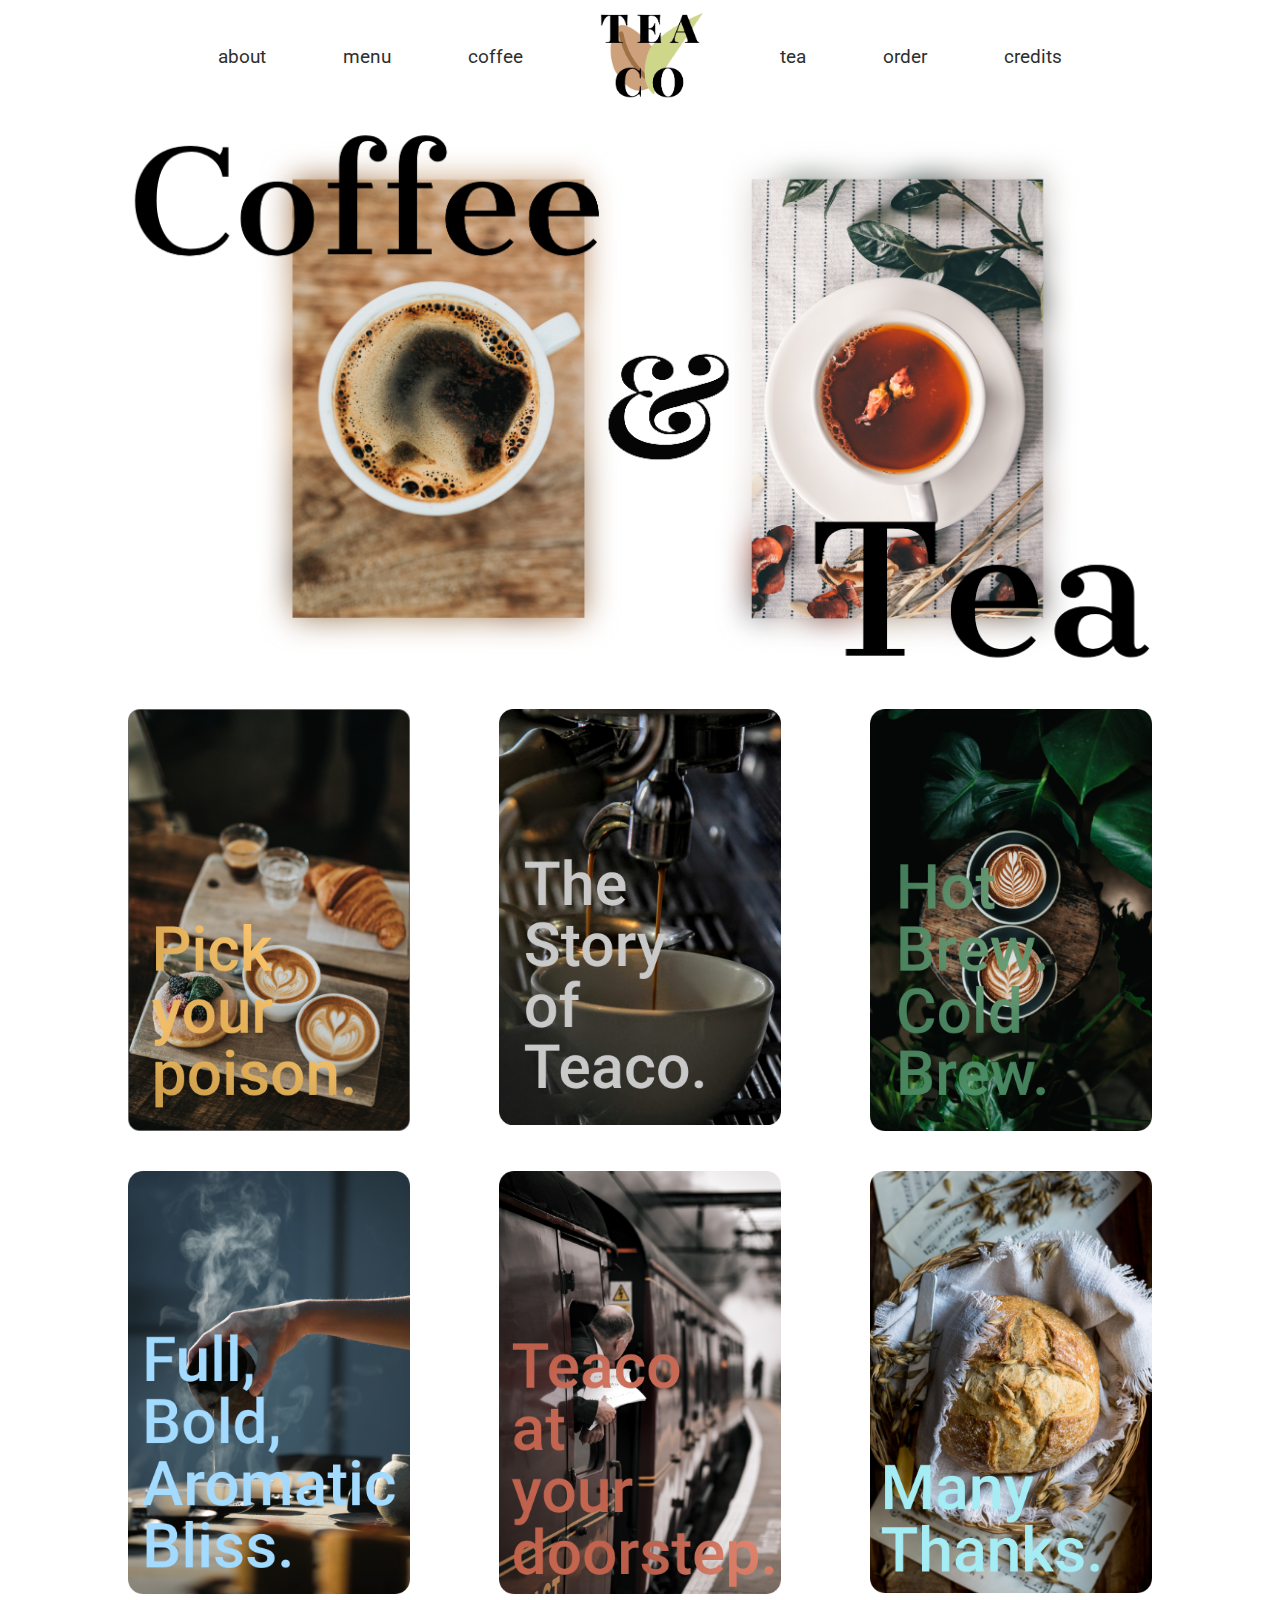
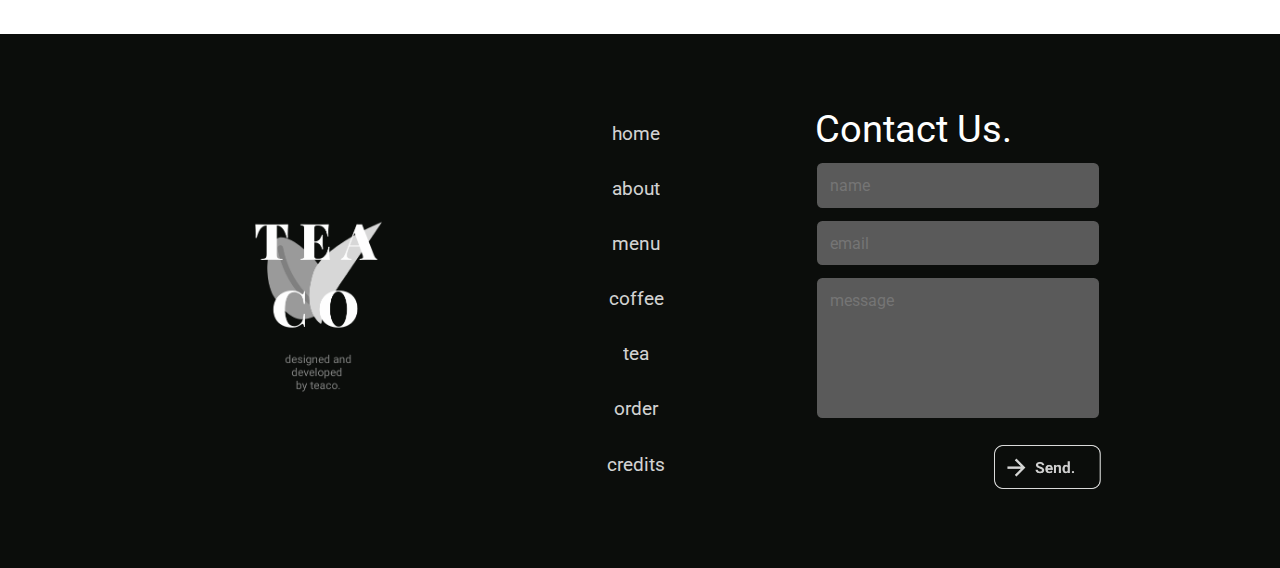
<file: src/index.html>
<!DOCTYPE html>
<html>
    <head>
        <meta charset="UTF-8" />
        <meta name="viewport" content="width=device-width" />
        <meta name="author" content="Zhu Zhanyan" />
        <meta name="description" content="Teaco Hompage" />

        <title> TEACO </title>

        <link href="https://fonts.googleapis.com/css?family=Cantata+One|Roboto:500,700" rel="stylesheet">
        <script src="https://ajax.googleapis.com/ajax/libs/jquery/3.3.1/jquery.min.js"></script> 
        <link type="text/css" rel="stylesheet" href="css/teaco.css"/>
        <link type="text/css" rel="stylesheet" href="css/header.css"/>
        <link type="text/css" rel="stylesheet" href="css/footer.css"/>
        <link type="text/css" rel="stylesheet" href="css/index.css"/>
        <script type="text/javascript" src="js/teaco.js"></script>
    </head>
    <body>
        <header id="header"></header>
        <main>
            <img alt="Coffee & Tea" class="hero" src="images/hero@2x.png"/>
        
            <div class="glossary">
                <div class="grid-container">
                    <a href="menu.html"> <img alt="Menu" src="images/Menu_Card@2x.png" /> </a>
                    <a href="about.html"><img alt="About" src="images/About_Card@2x.png" /></a>
                    <a href="coffee.html"><img alt="Coffee" src="images/Coffee_Card@2x.png" /></a>
                    <a href="tea.html"><img alt="Tea" src="images/Tea_Card@2x.png" /></a>
                    <a href="order.html"><img alt="Order" src="images/Order_Card@2x.png" /></a>
                    <a href="credits.html"><img alt="Credits" src="images/Credits_Card@2x.png" /></a>
                </div>
            </div>
            
        </main>
        <footer id="footer"></footer>
    </body>
</html>
</file>
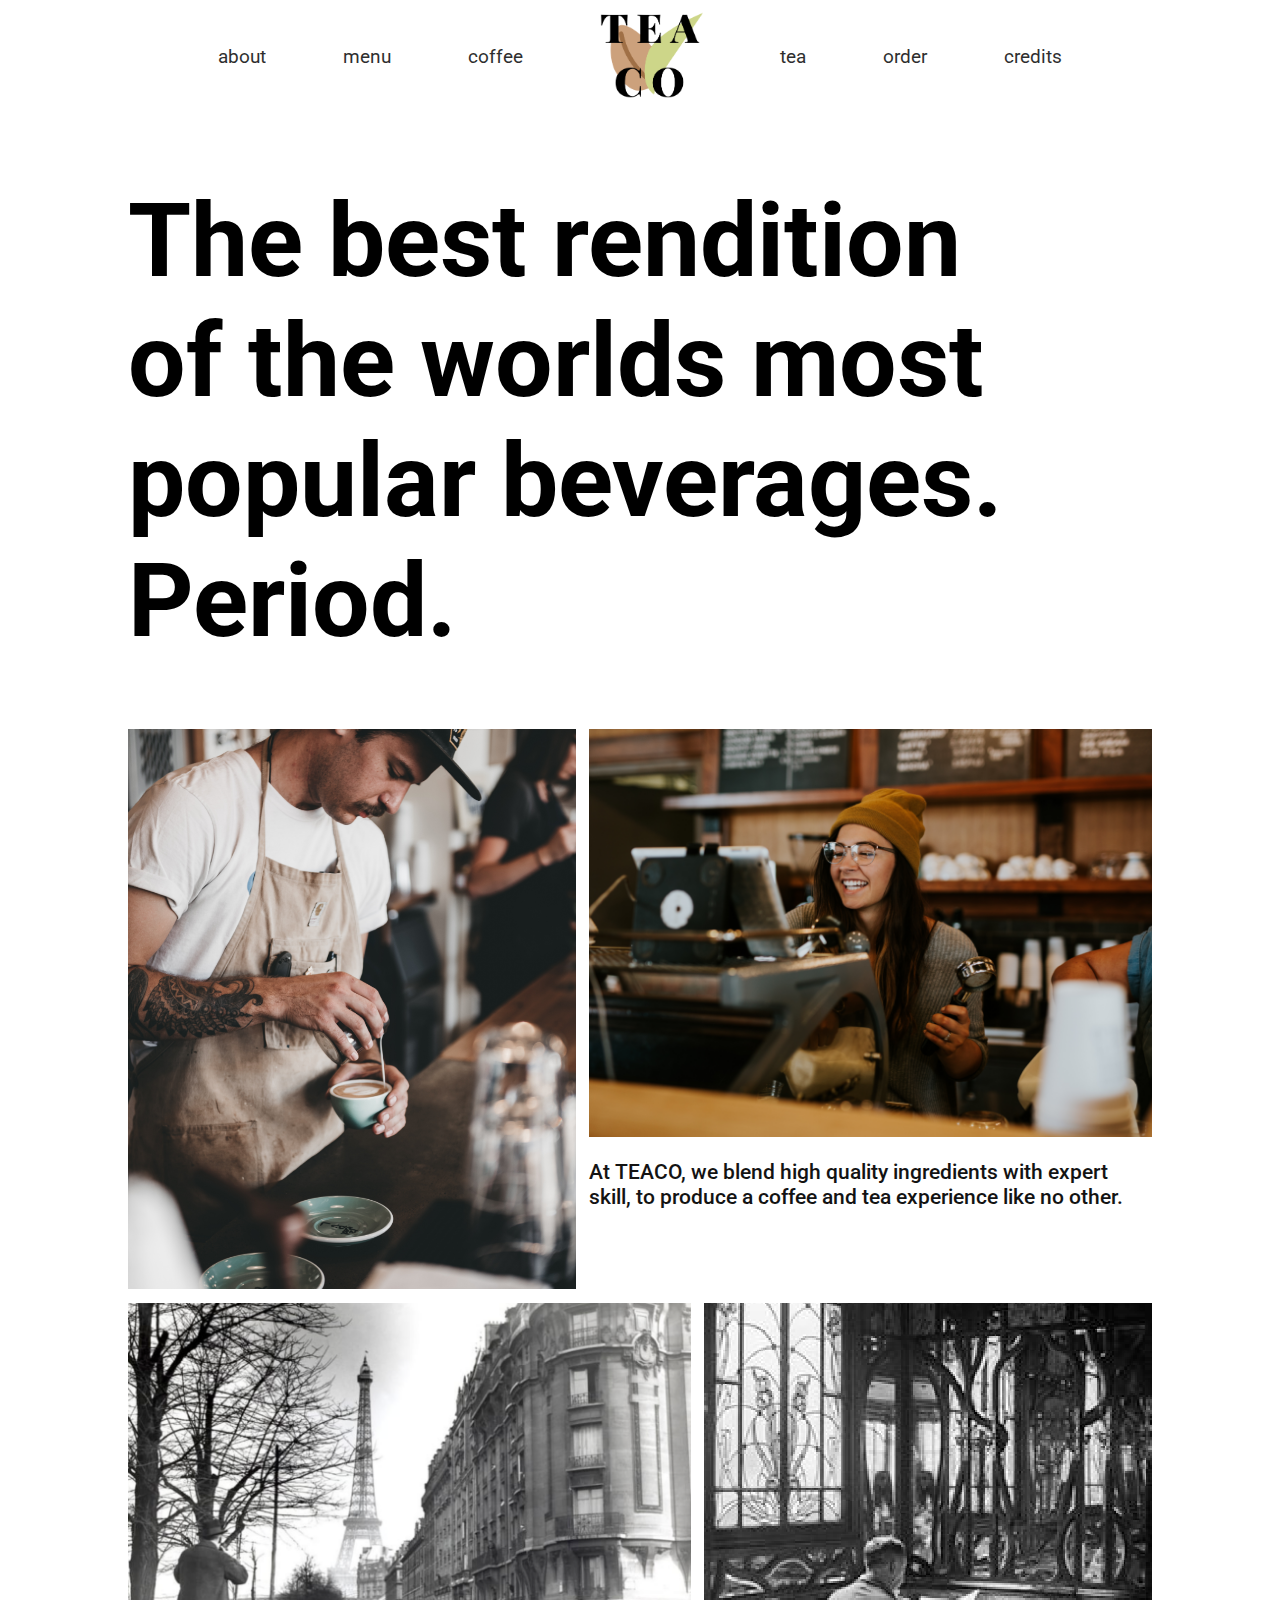
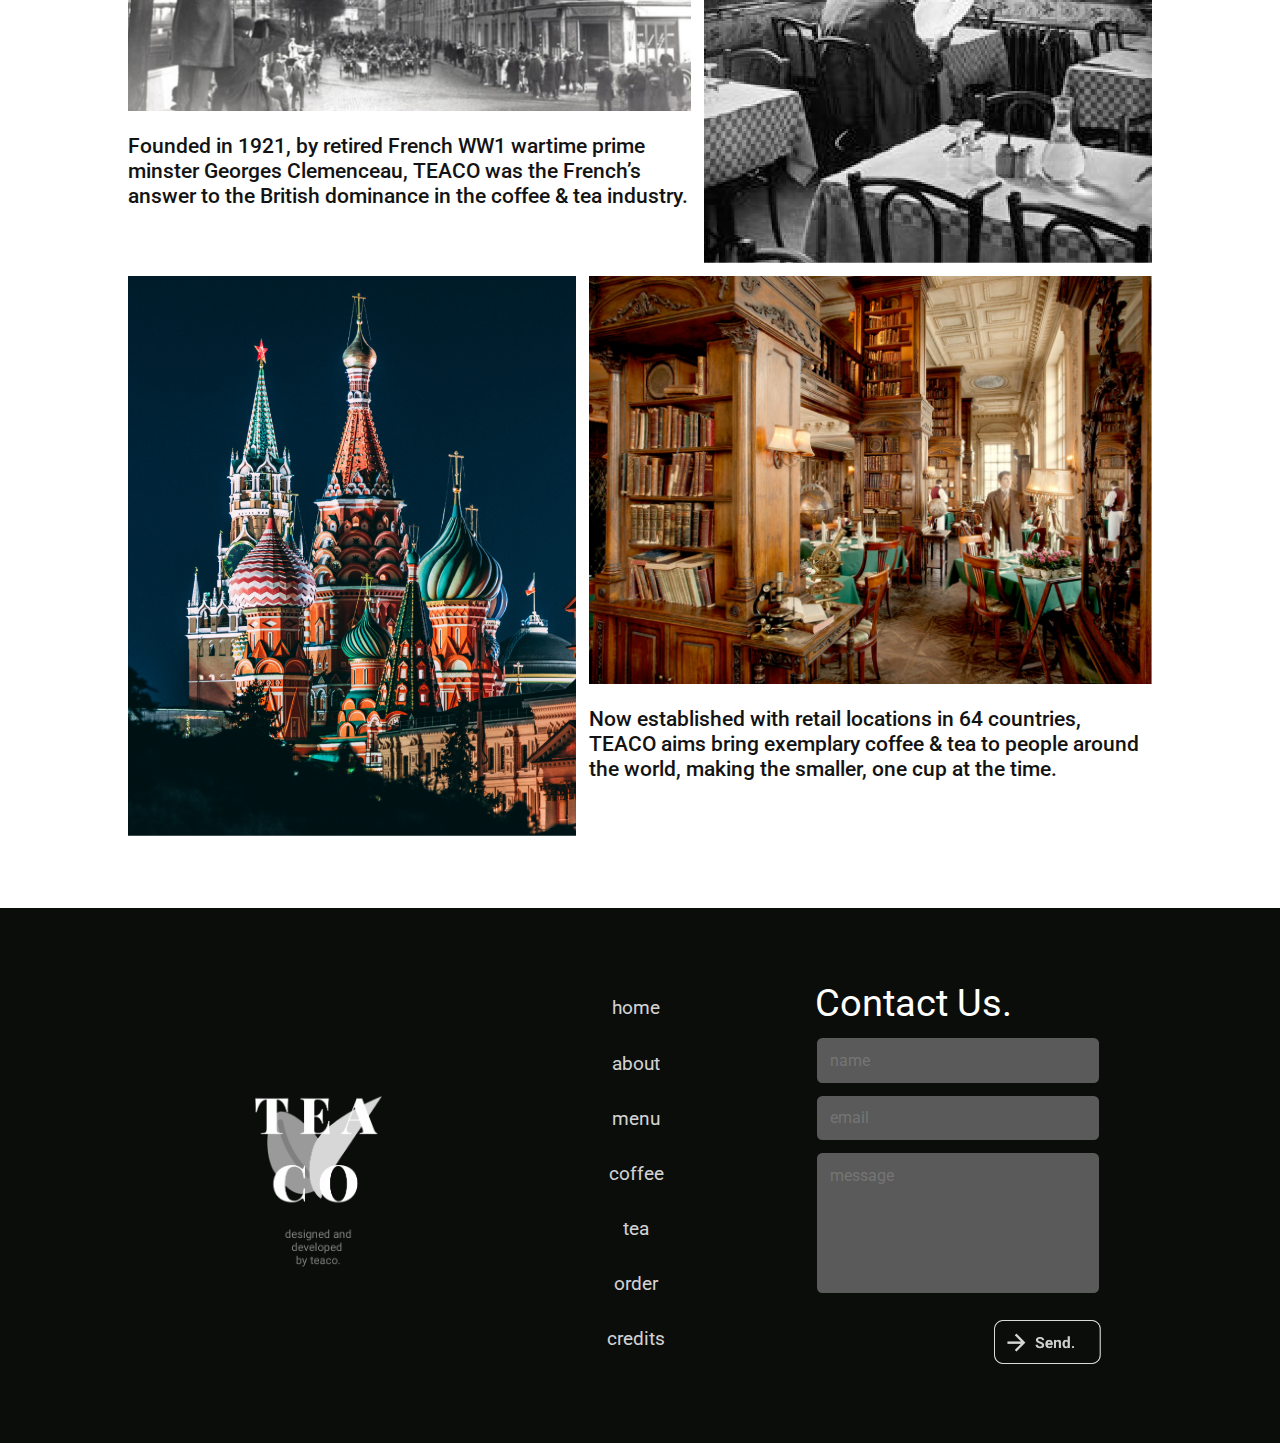
<file: src/about.html>
<!DOCTYPE html>
<html>
    <head>
        <meta charset="UTF-8" />
        <meta name="viewport" content="width=device-width" />
        <meta name="author" content="Zhu Zhanyan" />
        <meta name="description" content="About Teaco Crop." />

        <title> About TEACO </title>

        <link href="https://fonts.googleapis.com/css?family=Cantata+One|Roboto:500,700" rel="stylesheet">
        <script src="https://ajax.googleapis.com/ajax/libs/jquery/3.3.1/jquery.min.js"></script> 
        <link type="text/css" rel="stylesheet" href="css/teaco.css"/>
        <link type="text/css" rel="stylesheet" href="css/header.css"/>
        <link type="text/css" rel="stylesheet" href="css/footer.css"/>
        <link type="text/css" rel="stylesheet" href="css/about.css"/>
        <script type="text/javascript" src="js/teaco.js"></script>
    </head>
    <body>
        <header id="header"></header>
        <main>
            <section id="about">
                <h1 class="tagline">The best rendition of the worlds most popular beverages. Period.  </h1>
                <div class="graphic grid-container">
                    <img class="portrait" alt="Barista Brewing" src="images/Barista_Brewing@2x.png"/>
                    <img class="landscape" alt="Barista Smiling" src="images/Barista_Smiling@2x.png"/>
                    <div class="description large">
                        At TEACO, we blend high quality ingredients with expert skill, to produce a coffee and tea experience like no other.
                    </div>

                    <img class="landscape" alt="Paris 1920" src="images/Paris_1920@2x.png"/>
                    <img class="portrait" alt="Old Cafe" src="images/Old_Cafe@2x.png"/>
                    <p class="description">
                        Founded in 1921, by retired French WW1 
                        wartime prime minster Georges Clemenceau,
                        TEACO was the French’s answer to the British
                        dominance in the coffee &amp; tea industry.
                    </p>

                    <img class="portrait" alt="Moscow" src="images/Moscow@2x.png"/>
                    <img class="landscape" alt="Fancy Cafe" src="images/Fancy_Cafe@2x.png"/>
                    <p class="description">
                        Now established with retail locations in 64 
                        countries, TEACO aims bring exemplary coffee 
                        &amp; tea to people around the world, making the 
                        smaller, one cup at the time.
                    </p>

                </div>
            </section>
        </main>
        <footer id="footer"></footer>
    </body>
</html>
</file>
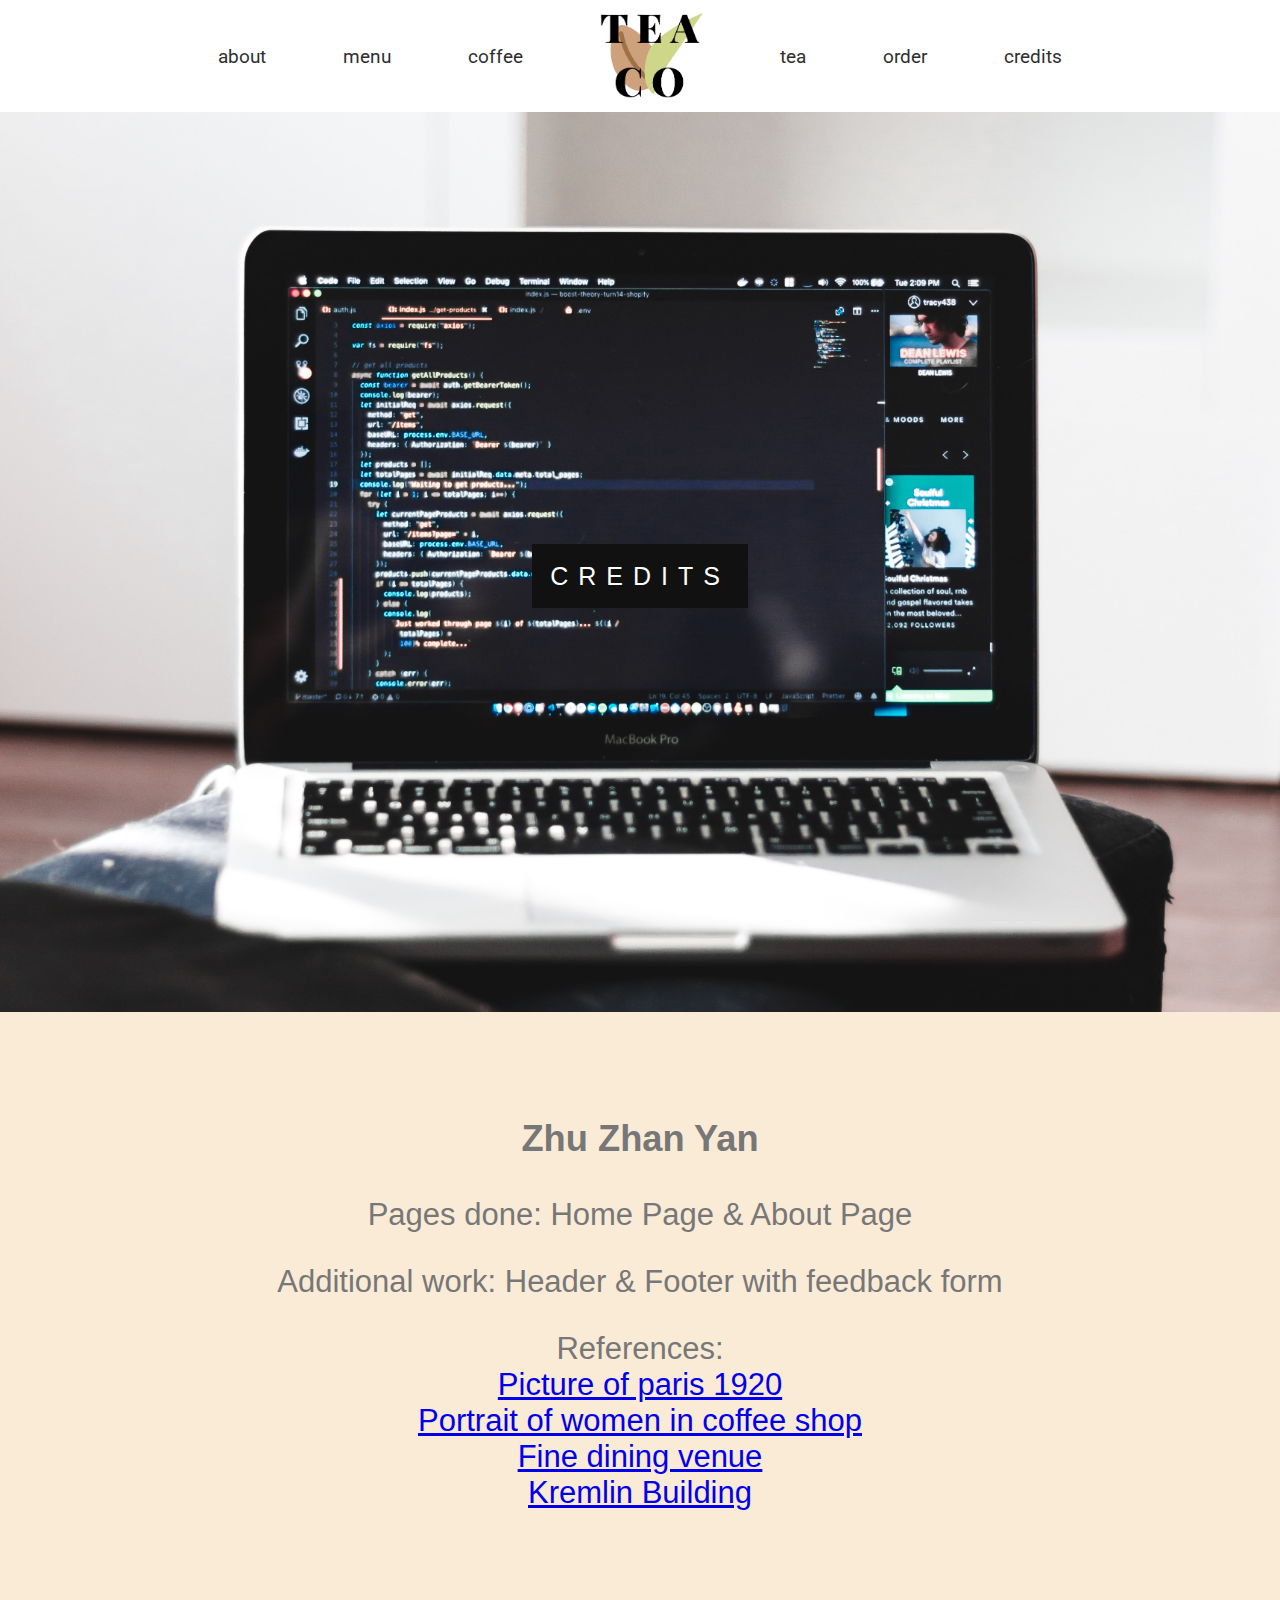
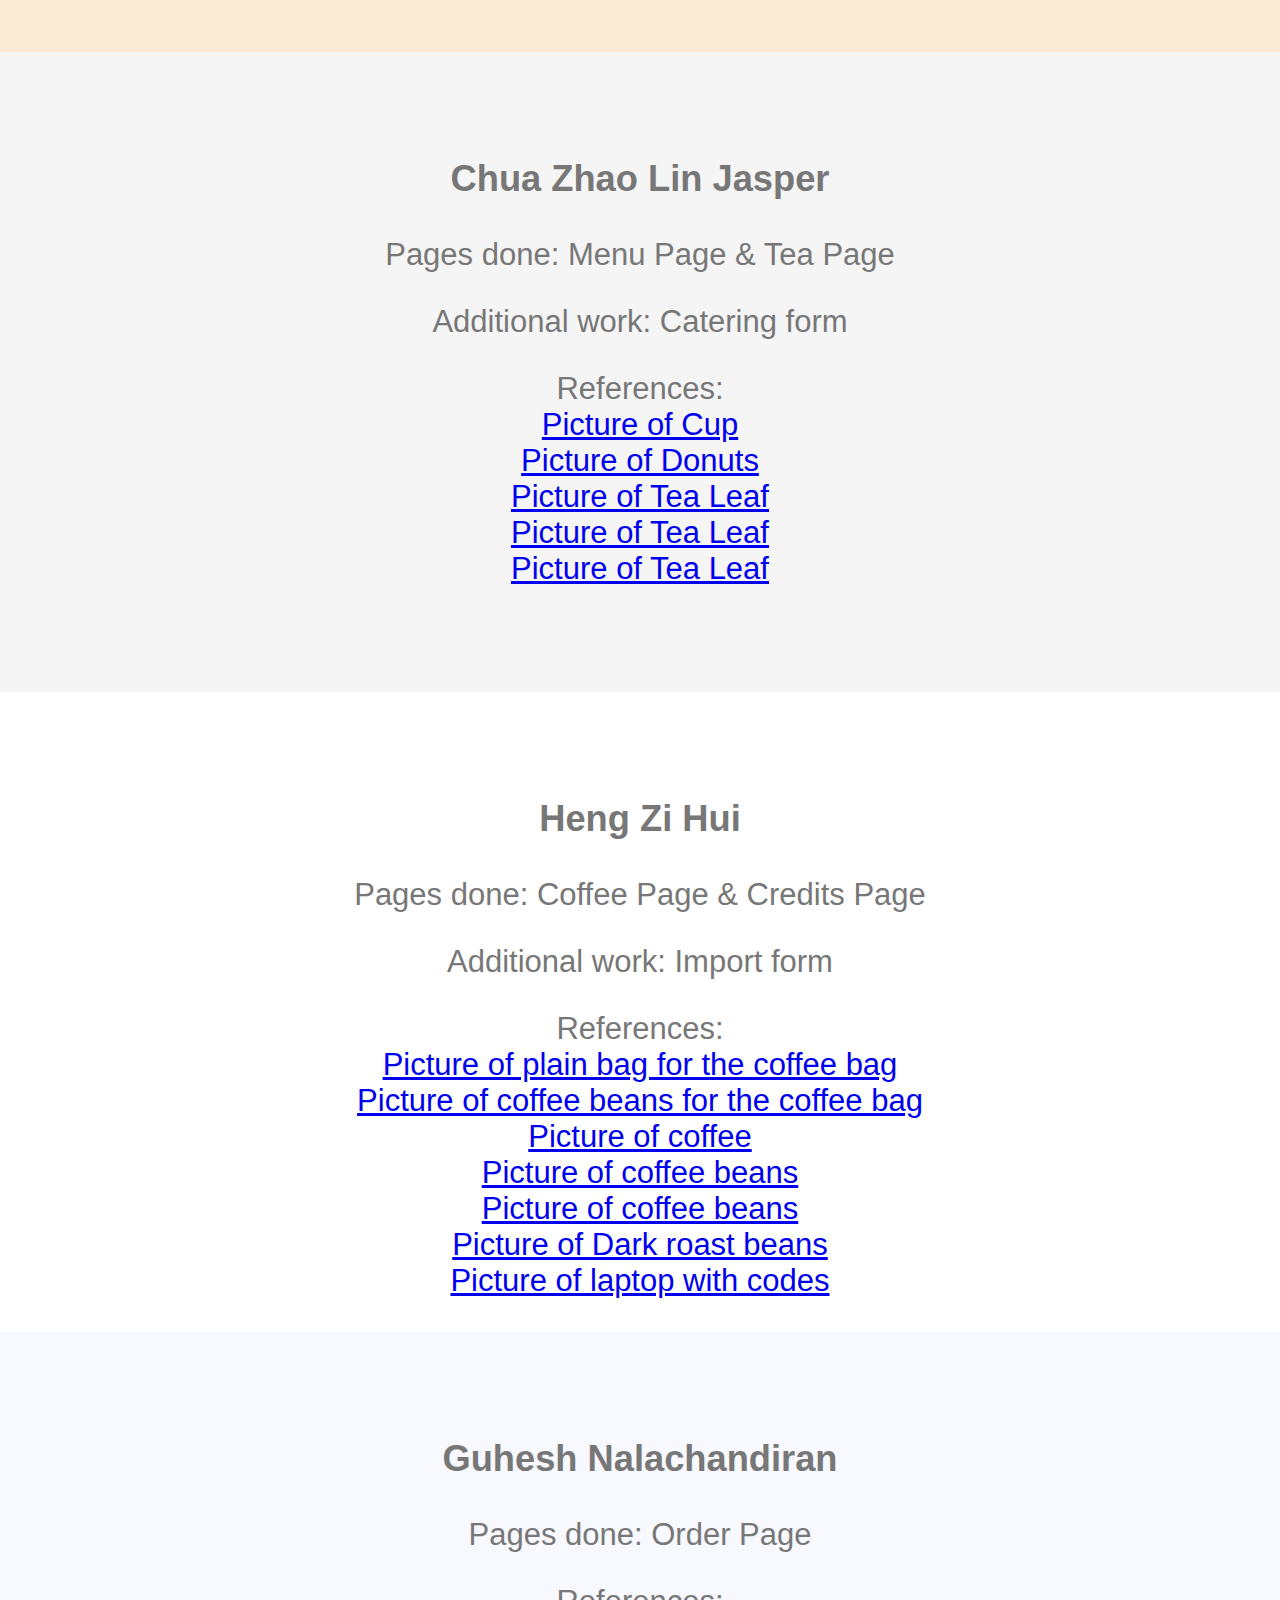
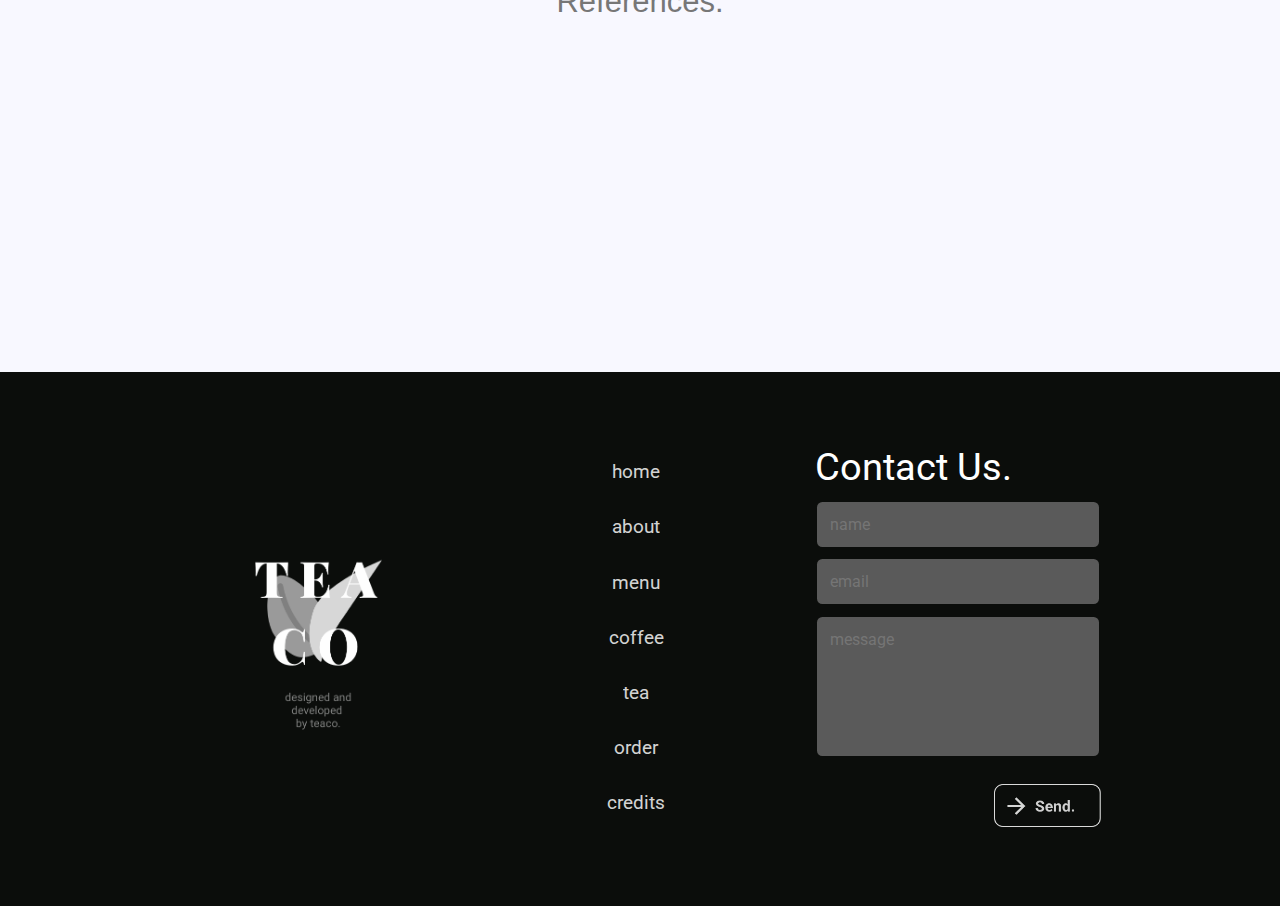
<file: src/credits.html>
﻿<!DOCTYPE html>

<html lang="en" xmlns="http://www.w3.org/1999/xhtml">
<head>
    <meta charset="utf-8" />
    <meta name="author" content="Heng Zi Hui">
    <meta name="description" content="Assignment 2 Credits Page">
    <link rel="stylesheet" href="css/credits.css" />
    <link rel="stylesheet" href="css/header.css" />
    <link rel="stylesheet" href="css/footer.css" />
    <link type="text/css" rel="stylesheet" href="css/teaco.css" />
    <link href="https://fonts.googleapis.com/css?family=Cantata+One|Roboto:500,700" rel="stylesheet">
    <script src="https://ajax.googleapis.com/ajax/libs/jquery/3.3.1/jquery.min.js"></script>
    <script src="js/teaco.js"></script>
    <title>Credits</title>
</head>
<body>
    <header id="header"></header>
    <main>
        <section class="sec1">
            <div class="parallaxImg4">
                <div class="caption4">
                    <span class="border">CREDITS</span>
                </div>
            </div>
            <div class="zzy" style="background-color:antiquewhite;">
                <h3>Zhu Zhan Yan</h3>
                <p>Pages done: Home Page & About Page</p>
                <p>Additional work: Header & Footer with feedback form</p>
                <p>
                    References: <br />
                                <a href="https://www.google.com/url?sa=i&rct=j&q=&esrc=s&source=images&cd=&cad=rja&uact=8&ved=2ahUKEwiAq8unpYHgAhVMQ48KHezJCLAQjhx6BAgBEAM&url=https%3A%2F%2Fwww.buzzfeed.com%2Fgabrielsanchez%2Flife-in-1920s-paris-looks-just-as-magical-as-you-think&psig=AOvVaw2al5sfsE6TivDCiEpxKEZW&ust=1548243115492737">Picture of paris 1920</a><br />
                    <a href="https://unsplash.com/photos/9fHMo1-5Io8">Portrait of women in coffee shop</a><br />
                    <a href="https://i.pinimg.com/originals/76/78/0c/76780cab652cd7c21f3254975b6a7f39.jpg">Fine dining venue</a><br />
                    <a href="https://unsplash.com/photos/QJ2HGuSSQz0">Kremlin Building</a>
                </p>
            </div>
            <div class="czlj" style="background-color:whitesmoke;">
                <h3>Chua Zhao Lin Jasper</h3>
                <p>Pages done: Menu Page & Tea Page</p>
                <p>Additional work: Catering form</p>
                <p>
                    References: <br />
                    <a href="https://unsplash.com/photos/jyjfTfr-fSA">Picture of Cup</a><br />
                    <a href="https://unsplash.com/photos/PFzy4N0_R3M">Picture of Donuts</a><br />
                    <a href="https://www.t2tea.com/en/sg/tea/vanilla-slice-loose-leaf-gift-cube-vanilla_slice.html">Picture of Tea Leaf</a><br />
                    <a href="https://www.t2tea.com/en/sg/tea/green-tea-1/green-rose-loose-leaf-gift-cube-T115AE010.html">Picture of Tea Leaf</a><br />
                    <a href="https://www.t2tea.com/en/sg/tea/black-tea/earl-grey-loose-leaf-gift-cube-T125AE015.html">Picture of Tea Leaf</a>
                </p>
            </div>
            <div class="hzh" style="background-color:white;">
                <h3>Heng Zi Hui</h3>
                <p>Pages done: Coffee Page & Credits Page</p>
                <p>Additional work: Import form</p>
                <p>
                    References: <br />
                    <a href="https://i1.wp.com/ae01.alicdn.com/kf/HTB1yb0uRVXXXXXjXXXXq6xXFXXX5/50pcs-lot-3D-Stand-Kraft-paper-aluminum-foil-zip-lock-bag-Coffee-Beans-packaging-bag-eight.jpg?crop=5,2,900,500&quality=2880">Picture of plain bag for the coffee bag</a><br />
                    <a href="http://pluspng.com/img-png/coffee-beans-png-coffee-beans-png-image-761.png">Picture of coffee beans for the coffee bag</a><br />
                    <a href="https://images.unsplash.com/photo-1497636577773-f1231844b336?ixlib=rb-1.2.1&ixid=eyJhcHBfaWQiOjEyMDd9&auto=format&fit=crop&w=1000&q=60">Picture of coffee</a><br />
                    <a href="https://images.unsplash.com/photo-1515471897120-85416077e011?ixlib=rb-1.2.1&ixid=eyJhcHBfaWQiOjEyMDd9&auto=format&fit=crop&w=1000&q=60">Picture of coffee beans</a><br />
                    <a href="https://images.unsplash.com/photo-1496374200594-218d93021c8c?ixlib=rb-1.2.1&ixid=eyJhcHBfaWQiOjEyMDd9&auto=format&fit=crop&w=1000&q=60">Picture of coffee beans</a><br />
                    <a href="https://encrypted-tbn0.gstatic.com/images?q=tbn:ANd9GcSaBvmfIKxTLd3EWvdLe8juFBgq7MaTFdgVO52cn-l5n0Kz5Cg">Picture of Dark roast beans</a><br />
                    <a href="https://images.unsplash.com/photo-1544207763-2872e5eb9b78?ixlib=rb-1.2.1&ixid=eyJhcHBfaWQiOjEyMDd9&auto=format&fit=crop&w=1000&q=60">Picture of laptop with codes</a>
                </p>
            </div>
            <div class="gn" style="background-color:ghostwhite;">
                <h3>Guhesh Nalachandiran</h3>
                <p>Pages done: Order Page</p>
                <p>
                    References: <a href=""></a>
                </p>
            </div>
        </section>
    </main>
    <footer id="footer"></footer>
</body>
</html>
</file>
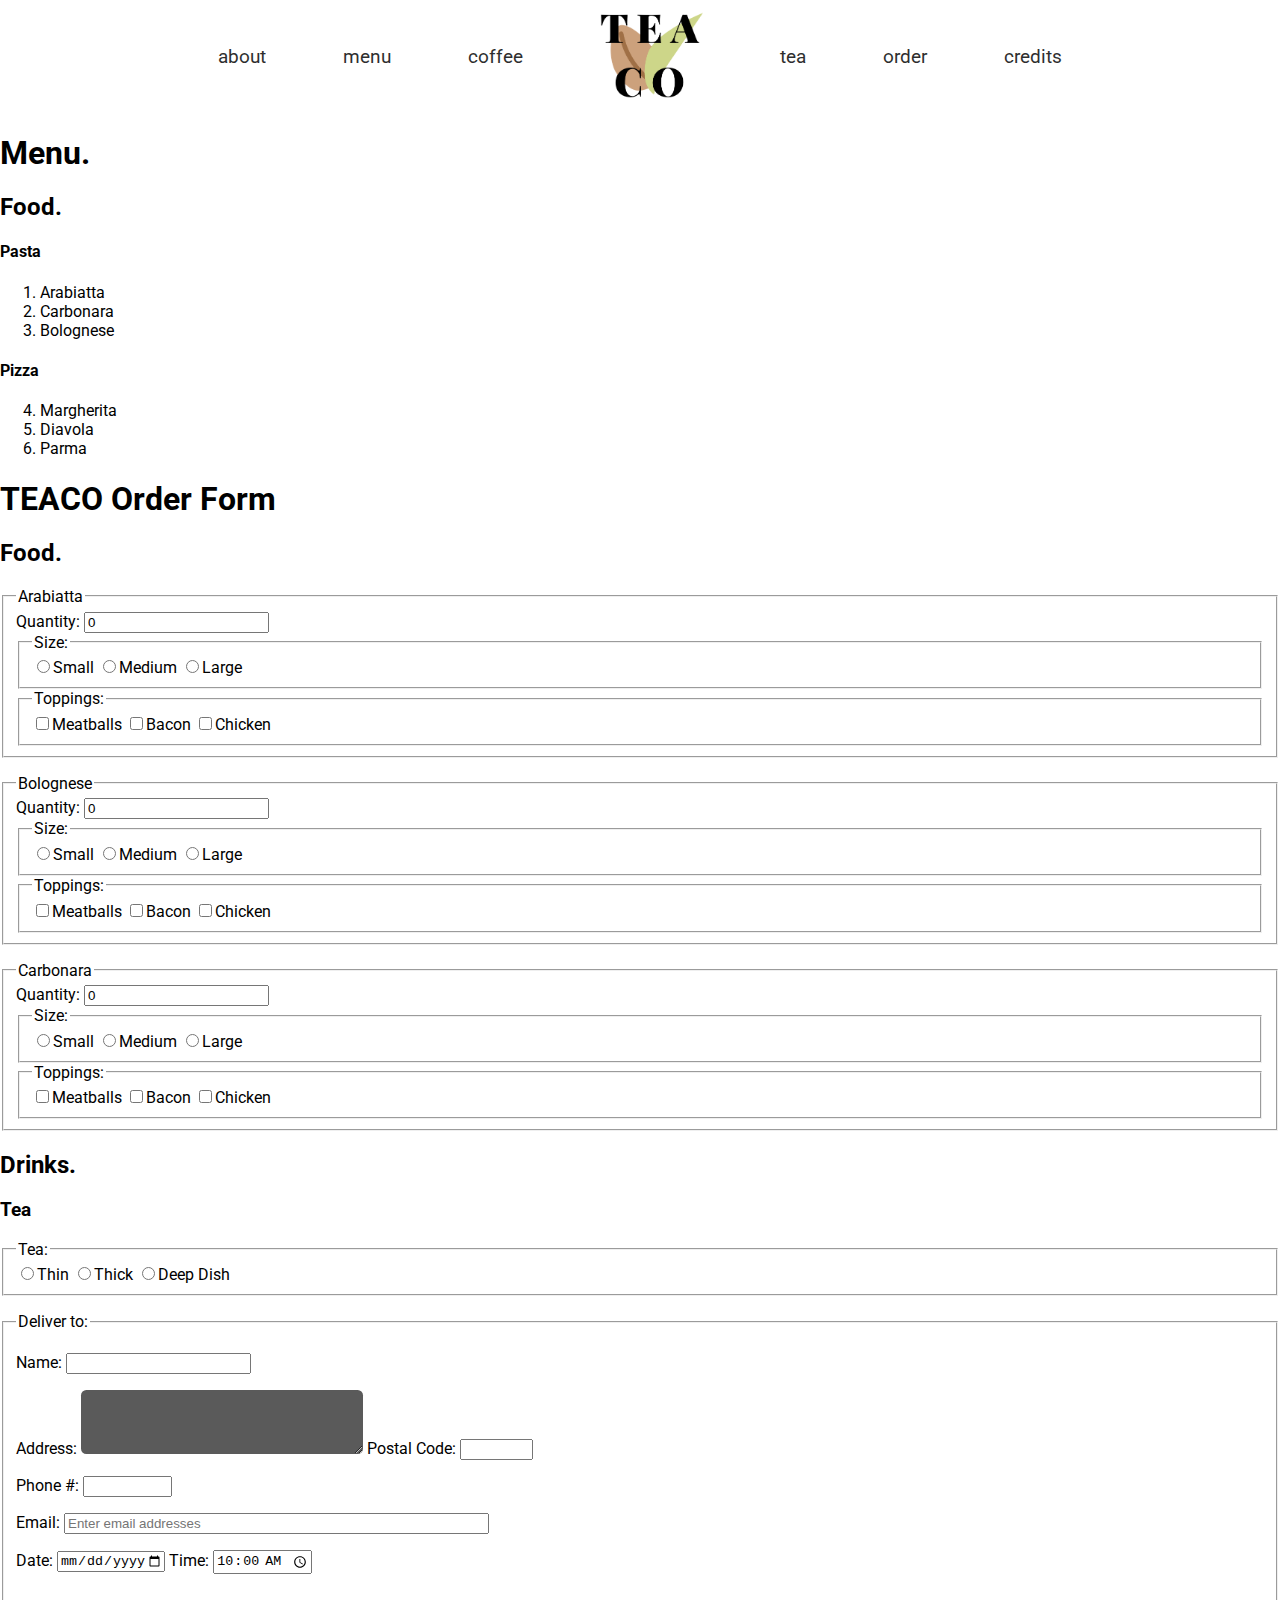
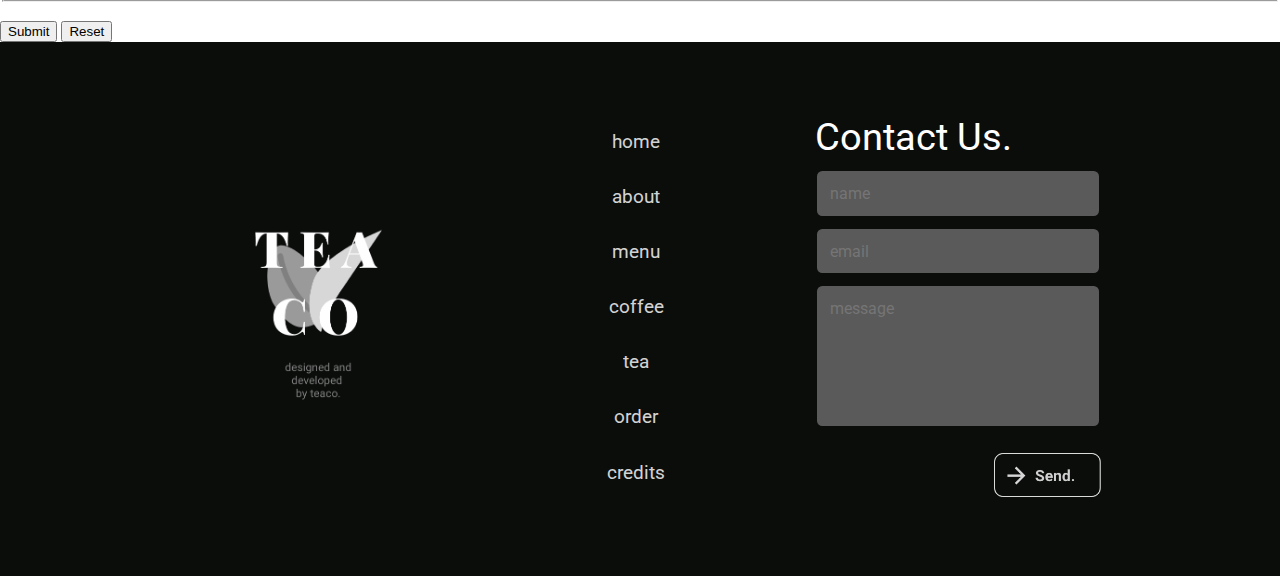
<file: src/order.html>
﻿<!DOCTYPE html>

<html lang="en" xmlns="http://www.w3.org/1999/xhtml">
<head>
    <meta charset="utf-8" />
    <meta name="author" content="Guhesh Nalachandiran" />
    <meta name="description" content="Order form" />
    <link href="https://fonts.googleapis.com/css?family=Cantata+One|Roboto:500,700" rel="stylesheet">
    <script src="https://ajax.googleapis.com/ajax/libs/jquery/3.3.1/jquery.min.js"></script>
    <title>Order Form</title>
    <link type="text/css" rel="stylesheet" href="css/teaco.css" />
    <link type="text/css" rel="stylesheet" href="css/header.css" />
    <link type="text/css" rel="stylesheet" href="css/footer.css" />
    <script src="js/teaco.js"></script>
</head>

<body>
    <header>
        <nav id="nav-bar">
            <img alt="Navigate" id="expand-header" class="icon hamburger action" src="images/Hamburger.png" />
            <a href="about.html" class="nav-item"> about </a>
            <a href="menu.html" class="nav-item"> menu </a>
            <a href="coffee.html" class="nav-item"> coffee </a>
            <a href="index.html" class="nav-item homepage">
                <img class="logo" alt="Teaco Homepage" src="images/logo@2x.png" />
            </a>
            <a href="tea.html" class="nav-item"> tea </a>
            <a href="order.html" class="nav-item"> order </a>
            <a href="credits.html" class="nav-item"> credits </a>
            <img alt="Cancel" id="collapse-header" class="icon cancel action" src="images/Cancel.png" />
        </nav>
    </header>
    <h1>Menu.</h1>
    <div><h2>Food.</h2></div>
    <div>
        <div><h4>Pasta</h4></div>
        <ol>
            <li>Arabiatta</li>
            <li>Carbonara</li>
            <li>Bolognese</li>
        </ol>
        <h4>Pizza</h4>
        <ol start="4">
            <li>Margherita</li>
            <li>Diavola</li>
            <li>Parma</li>
        </ol>

    </div>
    <form>
        <h1>TEACO Order Form</h1>

<h2>Food.</h2>
        <p>
            <fieldset class="Food" name="Arabiatta">
                <legend>Arabiatta</legend>
                <label for="qty">Quantity:</label>
                <input type="number" min="0" value="0" name="qty" />
                <fieldset name="Size">
                    <legend>Size:</legend>
                    <input type="radio" name="Size" value="Small" required />Small
                    <input type="radio" name="Size" value="Medium" />Medium
                    <input type="radio" name="Size" value="Large" />Large
                </fieldset>
                <fieldset>
                    <legend>Toppings:</legend>
                    <input type="checkbox" name="Topping" value="Meatballs" />Meatballs
                    <input type="checkbox" name="Topping" value="Bacon" />Bacon
                    <input type="checkbox" name="Topping" value="Chicken" />Chicken
                </fieldset>
            </fieldset>
        </p>
        <p>
            <fieldset class="Food" name="Bolognese">
                <legend>Bolognese</legend>
                <label for="qty">Quantity:</label>
                <input type="number" min="0" value="0" name="qty" />
                <fieldset name="Size">
                    <legend>Size:</legend>
                    <input type="radio" name="Size" value="Small" required />Small
                    <input type="radio" name="Size" value="Medium" />Medium
                    <input type="radio" name="Size" value="Large" />Large
                </fieldset>
                <fieldset>
                    <legend>Toppings:</legend>
                    <input type="checkbox" name="Topping" value="Meatballs" />Meatballs
                    <input type="checkbox" name="Topping" value="Bacon" />Bacon
                    <input type="checkbox" name="Topping" value="Chicken" />Chicken
                </fieldset>
            </fieldset>
        </p>
        <p>
            <fieldset class="Food" name="Carbonara">
                <legend>Carbonara</legend>
                <label for="qty">Quantity:</label>
                <input type="number" min="0" value="0" name="qty" />
                <fieldset name="Size">
                    <legend>Size:</legend>
                    <input type="radio" name="Size" value="Small" required />Small
                    <input type="radio" name="Size" value="Medium" />Medium
                    <input type="radio" name="Size" value="Large" />Large
                </fieldset>
                <fieldset>
                    <legend>Toppings:</legend>
                    <input type="checkbox" name="Topping" value="Meatballs" />Meatballs
                    <input type="checkbox" name="Topping" value="Bacon" />Bacon
                    <input type="checkbox" name="Topping" value="Chicken" />Chicken
                </fieldset>
            </fieldset>
        </p>
        <h2>Drinks.</h2>

        <h3>Tea</h3>

        <p>
            <fieldset class="Tea" name="Tea">
                <legend>Tea:</legend>
                <input type="radio" name="" value="Thin" required />Thin
                <input type="radio" name="Crust" value="Thick" />Thick
                <input type="radio" name="Crust" value="DeepDish" />Deep Dish
            </fieldset>
        </p>



        <fieldset>
            <legend>Deliver to:</legend>
            <p>
                <label for="iName">Name:</label>
                <input id="iName" name="Name" type="text" autocomplete="name" required />
            </p>
            <p>
                <label for="iAddress">Address:</label>
                <textarea id="iAddress" rows="2" cols="30" name="Address" autocomplete="Address" required></textarea>
                <label for="iPostaCode">Postal Code:</label>
                <input type="text" maxlength="6" size="6" name="Zip" required pattern="\d{6}" />
            </p>
            <p>
                <label for="telephone">Phone #:</label>
                <input type="tel" id="telephone" name="Phone" size="8" pattern="[689]\d{7}" />
            </p>
            <p>
                <label for="iEmail">Email:</label>
                <input type="email" name="Email" size="50" placeholder="Enter email addresses" required />
            </p>
            <p>
                <label for="iDate">Date:</label>
                <input type="date" name="Date" min="2018-10-29" max="2018-11-04"
                       placeholder="mm/dd/yy" required />
                <label for="iTime">Time:</label>
                <input type="time" name="Time" value="10:00" min="10:00" max="22:00"
                       step="900" required />
            </p>
        </fieldset>
        <br>
        <input type="submit">
        <input type="reset" value="Reset" name="reset" id="reset" />

    </form>
    <footer>
        <div class="flex-container">
            <section class="watermark">
                <img class="logo" alt="Teaco Homepage" src="images/watermark@2x.png" />
            </section>
            <section class="navigation">
                <nav>
                    <a href="index.html" class="nav-item"> home </a>
                    <a href="about.html" class="nav-item"> about </a>
                    <a href="menu.html" class="nav-item"> menu </a>
                    <a href="coffee.html" class="nav-item"> coffee </a>
                    <a href="tea.html" class="nav-item"> tea </a>
                    <a href="order.html" class="nav-item"> order </a>
                    <a href="credits.html" class="nav-item"> credits </a>
                </nav>
            </section>
            <section class="contact">
                <form id="contact">
                    <span class="header">  Contact Us. </span>
                    <fieldset><input required name="name" type="text" placeholder="name" /></fieldset>
                    <fieldset><input required name="email" type="text" placeholder="email" /></fieldset>
                    <fieldset><textarea required name="message" placeholder="message" rows="6" cols="34"></textarea></fieldset>
                    <button type="submit"> <img alt="Send" src="images/Send@2x.png" /> </button>
                </form>
            </section>
        </div>
    </footer>
</body>
</html>
</file>
<file: src/css/teaco.css>
/*
 * css/teaco.css
 * TEACO
 * Teaco Main Styles
*/

body {
    font-family: 'Roboto', sans-serif;
    padding: 0;
    margin: 0;
}

.icon {
    object-fit: contain;
}

main {
    text-align: center;
}

.tea_wrapper {
    padding: 0 2% 0 2%;
    display: flex;
}

.tea_container {
    display: flex;
    justify-content: left;
    background-color: #f6f5d7;
    background-image: url(../images/teaBG.jpg);
    background-size: contain;
    background-position: right;
    background-repeat: no-repeat;
    height: 85vh;
    width: 100%;
}

.tea_text {
    display: flex;
    flex-direction:column;
    justify-content: center;
    align-items: center;
    width: 65%;
}

.tea_desc_div {
    display: flex;
    flex-direction: column;
    justify-content: space-evenly;
    height: 50vh;
}
.tea_title {
    color: #7EBDC2;
    font-weight: 700;
    font-size: 6em;
    width: 100%;
    opacity: 0;
    margin: 0;
    padding: 0;
    font-family: 'Gentium Basic', sans-serif;
}

.tea_caption {
    color: #323029;
    font-family: 'Open Sans', serif;
    font-size: 3.6em;
    margin: 0;
    padding: 0;
    opacity: 0;
}

.product_container {
    display: flex;
    flex-direction: column;
    width: 100%;
    background-color: #a9d5cb;
    margin-bottom: 4%;
}

.product {
    width: 100%;
    height: 100%;
    padding: 3% 0 3% 0;
}

.product1 {
    background-color: #a9d5cb;
}

.product2 {
    background-color: #FF8552;
}

.product3 {
    background-color: #297373;
}

.product_name {
    color: #323029;
    text-align: center;
    font-weight: 800;
    font-size: 3.5em;
    width: 100%;
    margin: 0;
    padding: 0;
    font-family: 'Open Sans', sans-serif;
}

.product_desc {
    color: #303637;
    font-family: 'Gentium Basic', serif;
    font-size: 2.4em;
    margin: 1% 10% 1% 10%;
    padding: 0;
}

.tea {
    width: 25%;
    height: 80vh;
    background-color: #EEEBDE;
    display: flex;
    flex-direction: column;
    align-items: center;
    justify-content: space-between;
    padding: 1% 0 1% 0;
    border-radius: 7px;
    margin: auto;
    transition: all 0.35s ease;   
}

.tea_button {
    color: white;
    background-color: rgba(229, 115, 115, 0.8);
    letter-spacing: .5px;
    text-align: center;
    text-decoration: none;
    border-radius: 5px;
    padding: 1.8% 2%;
    width: 30%;
    font-size: 1.7em;
    border: 0;
    opacity: 0;
}

.tea_button1 {
    background-color: rgba(229, 115, 115, 0.8);
}

.tea_button:hover {
    text-decoration: none;
    color: #fff;
    background-color: rgba(229, 115, 115, 1);

}

.carousel-control-prev-icon {
    background-image: url("data:image/svg+xml;charset=utf8,%3Csvg xmlns='http://www.w3.org/2000/svg' fill='%23000' viewBox='0 0 8 8'%3E%3Cpath d='M5.25 0l-4 4 4 4 1.5-1.5-2.5-2.5 2.5-2.5-1.5-1.5z'/%3E%3C/svg%3E");
}

.carousel-control-next-icon {
    background-image: url("data:image/svg+xml;charset=utf8,%3Csvg xmlns='http://www.w3.org/2000/svg' fill='%23000' viewBox='0 0 8 8'%3E%3Cpath d='M2.75 0l-1.5 1.5 2.5 2.5-2.5 2.5 1.5 1.5 4-4-4-4z'/%3E%3C/svg%3E");
}

@media screen and (max-width: 750px) {
    .products {
        flex-direction: column;
    }
    .tea {
        width: 95%;
        margin-bottom: 2%;
    }

    .tea_container {
        justify-content: space-around;
    }

    .tea_text {
        width: 100%;
        display: flex;
        flex-direction: column;
        height: 100vh;
        justify-content: space-between;
    }

    .tea_desc_div {
        display: flex;
        flex-direction: column;
        align-items: center;
        justify-content: space-between;
        height: 75vh;
        width: 100%;
    }

    .buttonDiv {
        width: 35%;
    }

    .tea_title {
        font-size: 3em;
        text-align: center;
        color: #eb9486;
    }

    .tea_caption {
        font-size: 2em;
        text-align: center;
    }

    .tea_button {
        font-size: 1.3em;
        height: 7vh;
        width: 80%;
        flex-shrink: 0;
    }


    .tea_wrapper {
        padding: 0;
    }

    .tea_hover {
        width: 100%;
    }
}

@media screen and (min-width: 750px) {
    .tea:hover {
        width: 28%;
        height: 83vh;
        transition: all 0.35s ease;
    }
}
</file>
<file: src/css/header.css>
/*
 * css/header.css
 * TEACO
 * Teaco Header Styling
*/

/* Header/Navbar styling */
header {
    text-align: center;
    background-color: #FFFFFF;
    z-index: 5;
}

nav {
    display: inline-flex;
    flex-direction: row;
    flex-wrap: nowrap;
    justify-content: space-around;
    align-content: center;
    width: 72vw;
}

.nav-item {
    margin: auto;
    font-size: 1.2em;
    color: #000000;
    text-decoration: none;
    opacity: 0.82;
    transition: opacity 0.01s ease;
}

.nav-item:hover {
    opacity: 1;
}

.nav-item:active {
    opacity: 0.6;
}

.nav-item.homepage {
    opacity: 1;
}

.nav-item.homepage img.logo {
    object-fit: contain;
    width: 8vw;
    min-width: 2.4em;
    transition: all 0.35s ease;
}

nav .icon.hamburger, nav .icon.cancel {
    display: none;
}

/* Fixed header on scroll */
header.fixed {
    position: fixed;
    top: 0;
    left: 0;
    width: 100vw;
    box-shadow: 0px 8px 22px rgba(0, 0, 0, 0.062);
    box-shadow: 0px 6px 20px rgba(0, 0, 0, 0.06);
    transition: all 0.35s ease;
}

header.fixed .nav-item img.logo {
    width: 4vw;
}

/* Responsive Header */
@media only screen and (max-width: 600px) {
    /* Collapsed Responsive Header */
    header nav {
        display: block;
        text-align: center;
        width: 100vw;
    }
    
    header nav .icon.hamburger {
        position: relative;
        top: 0.8em;
        left: 0.8em;
        display: block;
        object-fit: contain;
        float: left;
    }

    header nav .nav-item {
        display: none;
        margin: 0;
    }

    .nav-item.homepage {
        position: relative;
        display: inline-block;
        right: 0.5em;
    
    }

    /* Expanded Responsive Header */
    header.expanded {
        position: fixed;
    }

    header.expanded nav {
        display: flex;
        flex-direction: column;
        justify-content: space-around;
        height: 100vh;
        width: 100vw;
        min-height: 12em;
    }

    header.expanded .nav-item.homepage {
        position: static;
    }


    header.expanded nav .icon.hamburger {
        display: none;
    }

    header.expanded nav .icon.cancel {
        display: inline-block;
    }

    header.expanded nav .nav-item {
        display: block;
    }

    header.expanded nav .nav-item.homepage {
        display: block;
        order: -100;
    }
}
</file>
<file: src/css/footer.css>
/* 
 * css/footer.css
 * TEACO
 * 
*/

/* Footer */
footer {
    background-color: #0B0D0B;
    color: #FFFFFF;
    padding-top: 8vh;
    padding-bottom: 8vh;
    text-align: center;
}

footer .flex-container {
    display: inline-flex;
    flex-direction: row;
    justify-content: space-between;
    align-content: center;
    width: 72vw;
}

footer .flex-container > * {
    width: 28vw;
}

footer nav {
    display: flex;
    flex-direction: column;
    justify-content: space-around;
    width: inherit;
    height: 100%;
}

footer .nav-item {
    color: #FFFFFF;
}

footer .watermark {
    position: relative;
}

footer .watermark img.logo {
    position: relative;
    top: 50%;
    left: 50%;
    transform: translate(-50%, -50%);
    display: block;
    object-fit: contain;
    width: 10vw;
    min-width: 8em;
}

/* Footer contact form */
footer form#contact {
    text-align: left;
}

footer form#contact .header {
    font-size: 2.4em;
    font-size: bold;
}

footer form#contact fieldset {
    padding: 0;
    margin-top: 0.8em;
    margin-bottom: 0.8em;
    border-style: none;
}

footer form#contact input[type='text'], textarea {
    width: 20vw;
    background-color: #5A5A5A;
    border-radius: 4pt;
    color: #DCDCDC;
    font-size: 1em;
    font-family: 'Roboto', sans-serif;
    border-style: none;
    padding: 0.8em;
    transition: color 0.1s ease, background-color 0.1s ease;
}

footer form#contact textarea {
    resize: none;
}

footer form#contact input[type='text']:focus , textarea:focus {
    color: #FFFFFF;
    background-color: #656565;
}

footer form#contact button[type='submit'] {
    margin-top: 0.8em;
    float: right;
    padding: 0;
    background-color: transparent;
    border-style: none;
    opacity: 0.85;
    transition: opacity 0.01s ease;
}

footer form#contact button[type='submit']:hover {
    opacity: 1;
}

footer form#contact button[type='submit']:active {
    opacity: 0.6
}

footer form#contact button[type='submit'] img {
    object-fit: contain;
    width: 8em;
}

/* Responsive Footer */
@media only screen and (max-width: 600px) {
    footer {
        padding-top: 2em;
        padding-bottom: 2em;
        text-align: center;
    }

    footer .flex-container {
        display: inline-block;
    }
    
    footer .flex-container > * {
        width: auto;
        margin-top: 2em;
        margin-bottom: 2em;

    }

    footer form#contact input[type='text'], textarea {
        display: inline-block;
        width: 64vw;
    }
    
    footer form#contact {
        text-align: center;
    }

    footer .watermark img.logo {
        display: inline-block;
        position: static;
        top: unset;
        left: unset;
        transform: unset;
    }
}
</file>
<file: src/css/index.css>
/*
 * css/index.css
 * TEACO
 * TEACO Home Page Styling
*/

main {
    text-align: center;
}

main img.hero {
    display: inline-block;
    width: 80vw;
    object-fit: contain;
}

main .glossary {
    display: inline-block;
    width: 80vw;
    padding-bottom: 4vh;
}

main .glossary .grid-container {
    display: grid;
    grid-template-columns: repeat(3, auto);
    grid-template-rows: repeat(2, auto);
    grid-row-gap: 4vh;
    justify-content: space-between;
}

main .glossary img {
    object-fit: contain;
    width: 22vw;
    opacity: 1;
    transition: opacity 0.4s ease;
}

main a:hover img {
    opacity: 0.88;
}

@media only screen and (max-width: 480pt) {
    main .glossary .grid-container {
        grid-template-columns: repeat(1, auto);
        grid-template-rows: repeat(6, auto);
        grid-row-gap: 2vh;
        justify-content: center;
    }

    main .glossary img {
        width: 60vw;
    }
}
</file>
<file: src/css/about.css>
/*
 * css/about.css
 * TEACO
 * Teaco About Page Styles
*/

section#about {
    display: inline-block;
    width: 80vw;

    text-align: left;
}

h1.tagline {
    max-width: 72vw;
    font-family: "Roboto", sans-serif;
    font-weight: 700;
    font-size: 6.4em;
}

/* About Graphic */
.graphic.grid-container {
    display: grid;
    grid-template-columns: repeat(18, 1fr);
    grid-template-rows: repeat(25, 4.6vmax);
    grid-gap: 0.8em;
}

.graphic img {
    object-fit: cover;
    width: 100%;
    max-height: 100%;
}

.graphic img.portrait {
    grid-row: span 8;
    grid-column: span 8;
}

.graphic img.landscape {
    grid-row: span 6;
    grid-column: span 10;
}

.graphic .description {
    margin: 0;
    grid-column: span 10;
    grid-row: span 2;
    font-family: "Roboto", sans-serif;
    font-weight: 500;
    font-size: 2em;
    opacity: 0.92;
}

/* Responsive styling */
@media only screen and (max-width: 960pt) {
    .graphic .description {
        font-size: 1.32em;
    }
}

@media only screen and (max-width: 720pt) {
    section#about {
        padding-bottom: 4vh;

        width: 100vw;
    }

    h1.tagline {
        font-size: 3.2em;
        margin-left: 1.2em;
    }

    .graphic.grid-container {
        display: block;
    }
    .graphic > * {
        margin-top: 2.2em;
        margin-bottom: 2.2em;
    }

    .graphic img.portrait {
        display: none;
    }

    .graphic .description{
        margin-left: 1.2em;
        margin-right: 1.2em;
    }
}
</file>
<file: src/css/credits.css>
﻿main {
    height: 100%;
    margin: 0;
    font-family: 'Open Sans Condensed', sans-serif;
    color: #777;
}

header, footer {
    font-family: roboto;
}

.parallaxImg4 {
    background-image: url('../images/backgroundImg4.jpg');
    height: 100vh;
}

.parallaxImg4 {
    background-attachment: fixed;
    background-position: center;
    background-repeat: no-repeat;
    background-size: cover;
}

.caption4 {
    position: relative;
    left: 0;
    top: 50%;
    width: 100%;
    text-align: center;
    color: #000;
}

    .caption4 span.border {
        background-color: #111;
        color: #fff;
        padding: 18px;
        font-size: 25px;
        font-family: 'Open Sans Condensed', sans-serif;
        letter-spacing: 10px;
    }

.zzy, .czlj, .hzh, .gn {
    height: 500px;
    font-size: 31px;
    padding: 70px 70px
}
</file>
